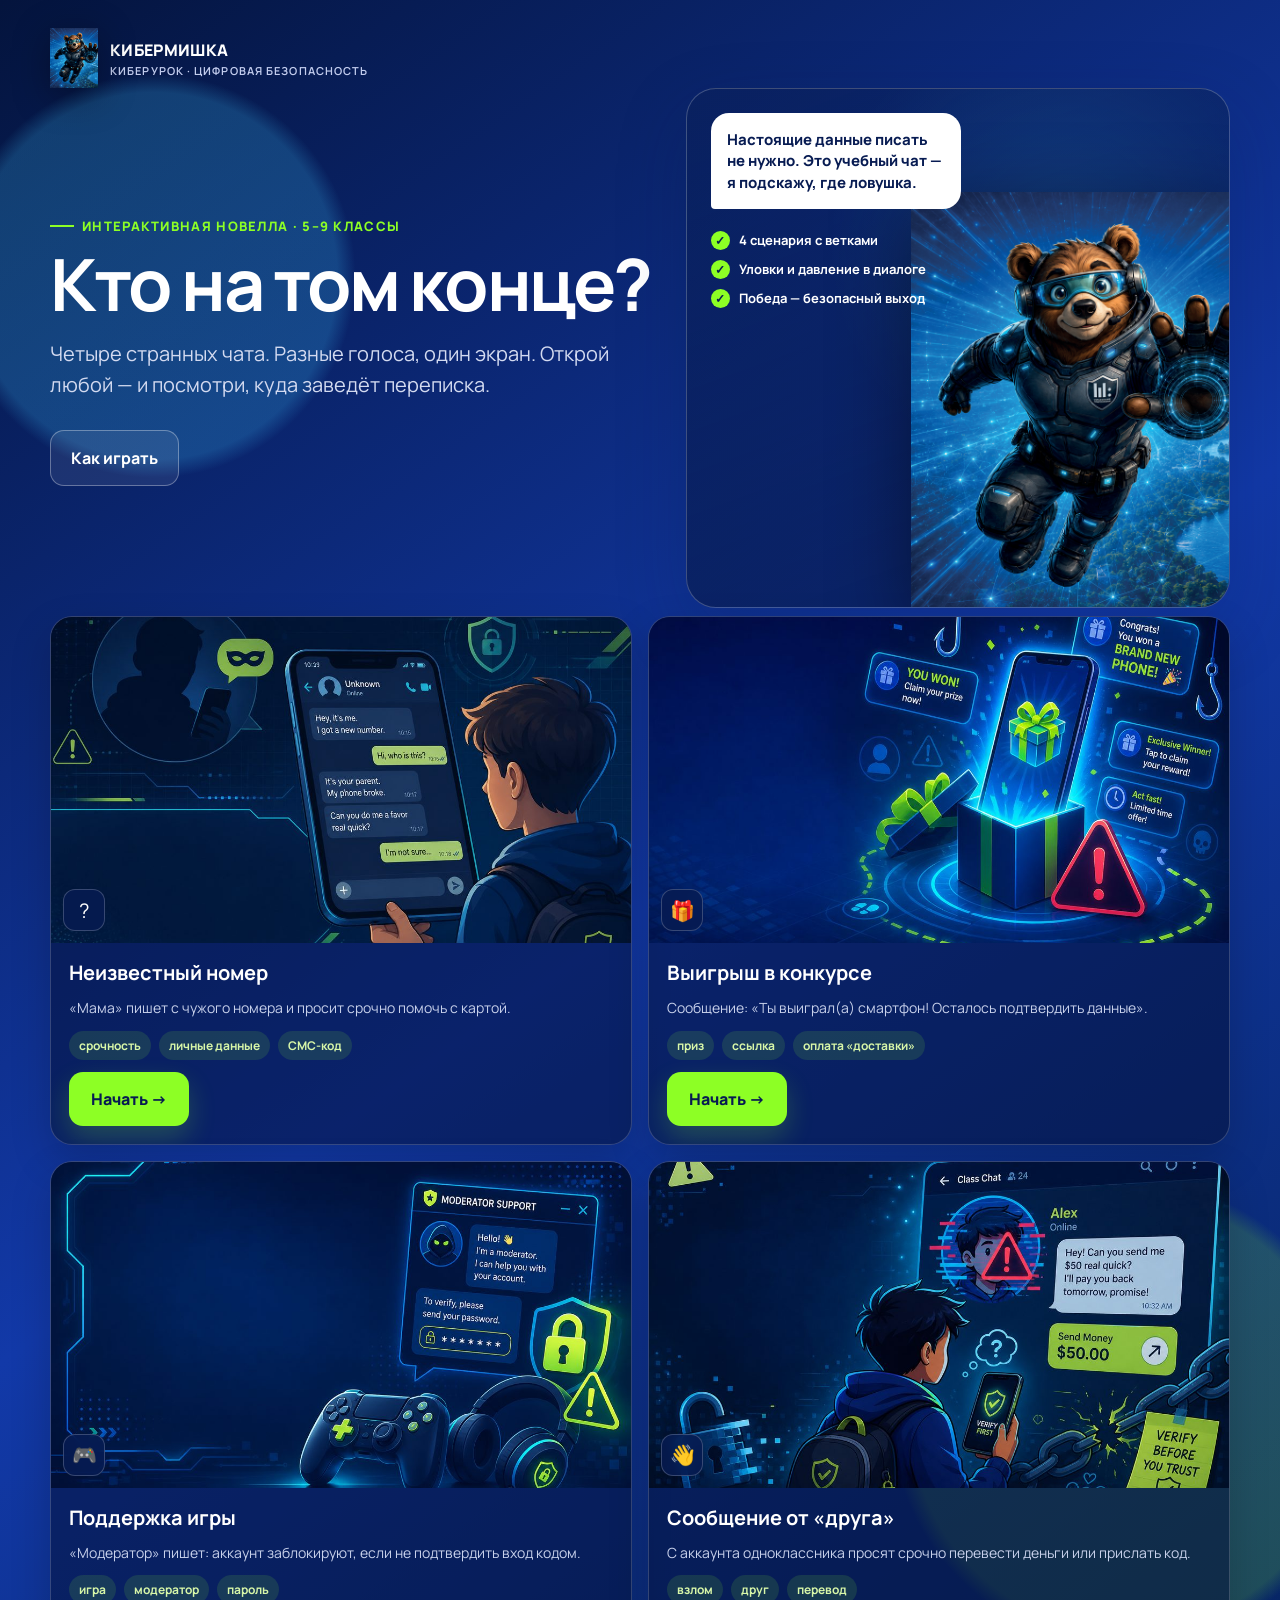
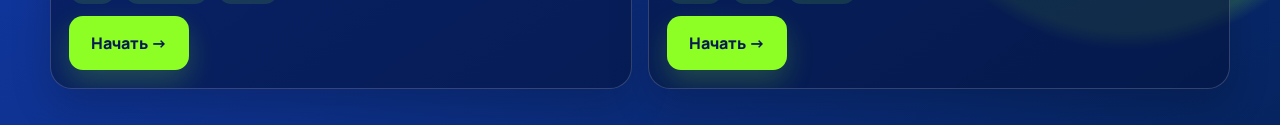
<file: index.html>
<!doctype html>
<html lang="ru">
  <head>
    <meta charset="UTF-8" />
    <meta name="viewport" content="width=device-width, initial-scale=1.0" />
    <meta name="theme-color" content="#071b52" />
    <meta name="description" content="Интерактивный киберурок: учебные новеллы о безопасном общении с мошенниками." />
    <title>Кибермишка: тренировка по кибербезопасности</title>
    <link rel="preconnect" href="https://fonts.googleapis.com" />
    <link rel="preconnect" href="https://fonts.gstatic.com" crossorigin />
    <link href="https://fonts.googleapis.com/css2?family=Manrope:wght@500;700;800&display=swap" rel="stylesheet" />
    <link rel="stylesheet" href="styles.css" />
  </head>
  <body>
    <main id="app" aria-live="polite"></main>
    <script src="scenarios.js"></script>
    <script src="app.js"></script>
  </body>
</html>
</file>
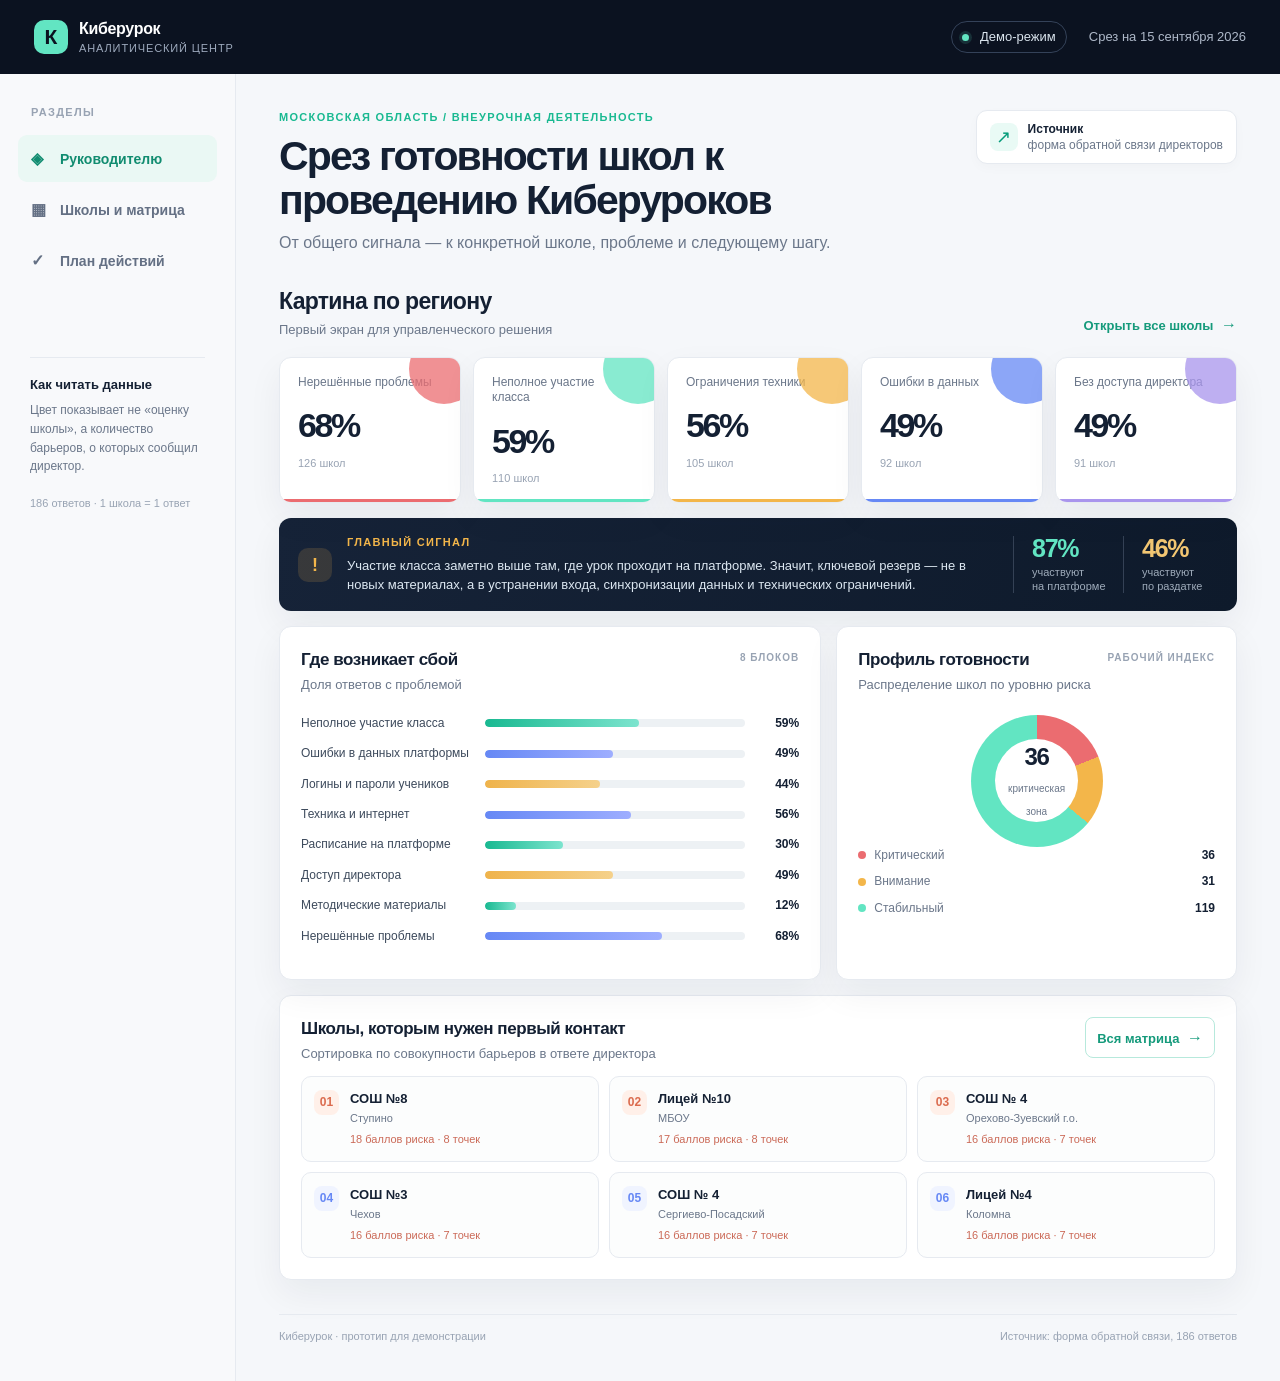
<file: docs/index.html>
<!doctype html>
<html lang="ru">
  <head>
    <meta charset="UTF-8" />
    <meta name="viewport" content="width=device-width, initial-scale=1.0" />
    <meta name="description" content="Интерактивный срез готовности школ Московской области к проведению Киберуроков" />
    <title>Киберурок — срез готовности школ</title>
    <link rel="icon" href="data:image/svg+xml,%3Csvg xmlns='http://www.w3.org/2000/svg' viewBox='0 0 64 64'%3E%3Crect width='64' height='64' rx='16' fill='%230b1220'/%3E%3Cpath d='M17 19h30v8H27v7h16v8H27v10h-10V19Z' fill='%2367e8c5'/%3E%3C/svg%3E" />
    <link rel="stylesheet" href="styles.css" />
  </head>
  <body>
    <div class="app-shell">
      <header class="topbar">
        <div class="brand">
          <div class="brand-mark">К</div>
          <div>
            <div class="brand-name">Киберурок</div>
            <div class="brand-subtitle">аналитический центр</div>
          </div>
        </div>
        <div class="topbar-meta">
          <span class="demo-chip"><span class="dot"></span> Демо-режим</span>
          <span class="date-label">Срез на 15 сентября 2026</span>
        </div>
      </header>

      <div class="workspace">
        <aside class="sidebar" aria-label="Навигация">
          <div class="sidebar-label">РАЗДЕЛЫ</div>
          <button class="nav-button active" data-view="overview"><span class="nav-icon">◈</span> Руководителю</button>
          <button class="nav-button" data-view="schools"><span class="nav-icon">▦</span> Школы и матрица</button>
          <button class="nav-button" data-view="actions"><span class="nav-icon">✓</span> План действий</button>
          <div class="sidebar-note">
            <div class="sidebar-note-title">Как читать данные</div>
            <p>Цвет показывает не «оценку школы», а количество барьеров, о которых сообщил директор.</p>
            <span class="source-note">186 ответов · 1 школа = 1 ответ</span>
          </div>
        </aside>

        <main class="content">
          <div class="page-heading">
            <div>
              <div class="eyebrow">МОСКОВСКАЯ ОБЛАСТЬ / ВНЕУРОЧНАЯ ДЕЯТЕЛЬНОСТЬ</div>
              <h1>Срез готовности школ к проведению Киберуроков</h1>
              <p>От общего сигнала — к конкретной школе, проблеме и следующему шагу.</p>
            </div>
            <div class="data-badge"><span class="data-badge-icon">↗</span><span><strong>Источник</strong><br />форма обратной связи директоров</span></div>
          </div>

          <section class="view-panel active" id="view-overview" aria-labelledby="overview-title">
            <div class="section-head">
              <div>
                <h2 id="overview-title">Картина по региону</h2>
                <p class="section-caption">Первый экран для управленческого решения</p>
              </div>
              <button class="text-button" data-view="schools">Открыть все школы <span>→</span></button>
            </div>

            <div class="metric-grid" id="metric-grid"></div>

            <div class="insight-banner">
              <div class="insight-symbol">!</div>
              <div>
                <div class="insight-label">ГЛАВНЫЙ СИГНАЛ</div>
                <div class="insight-text">Участие класса заметно выше там, где урок проходит на платформе. Значит, ключевой резерв — не в новых материалах, а в устранении входа, синхронизации данных и технических ограничений.</div>
              </div>
              <div class="insight-stat"><strong id="platform-participation">—</strong><span>участвуют<br />на платформе</span></div>
              <div class="insight-stat muted"><strong id="handout-participation">—</strong><span>участвуют<br />по раздатке</span></div>
            </div>

            <div class="overview-grid">
              <article class="card issue-card">
                <div class="card-head"><div><h3>Где возникает сбой</h3><p>Доля ответов с проблемой</p></div><span class="card-kicker">8 блоков</span></div>
                <div id="issue-bars" class="issue-bars"></div>
              </article>
              <article class="card posture-card">
                <div class="card-head"><div><h3>Профиль готовности</h3><p>Распределение школ по уровню риска</p></div><span class="card-kicker">рабочий индекс</span></div>
                <div id="risk-donut" class="risk-donut-wrap"></div>
                <div id="risk-legend" class="risk-legend"></div>
              </article>
            </div>

            <section class="card priority-card">
              <div class="card-head"><div><h3>Школы, которым нужен первый контакт</h3><p>Сортировка по совокупности барьеров в ответе директора</p></div><button class="outline-button" data-view="schools">Вся матрица <span>→</span></button></div>
              <div class="priority-grid" id="priority-grid"></div>
            </section>
          </section>

          <section class="view-panel" id="view-schools" aria-labelledby="schools-title">
            <div class="section-head section-head-tight">
              <div><h2 id="schools-title">Школы и матрица проблем</h2><p class="section-caption">Выберите школу — справа появится её карта действий</p></div>
              <div class="result-count" id="result-count">—</div>
            </div>
            <div class="filter-bar">
              <label class="search-field"><span>⌕</span><input id="school-search" type="search" placeholder="Поиск школы" autocomplete="off" /></label>
              <label class="select-field"><span>Муниципалитет</span><select id="municipality-filter"><option value="all">Все муниципалитеты</option></select></label>
              <label class="select-field"><span>Уровень риска</span><select id="risk-filter"><option value="all">Все уровни</option><option value="critical">Критический</option><option value="attention">Внимание</option><option value="stable">Стабильный</option></select></label>
              <label class="toggle-field"><input id="problem-only" type="checkbox" checked /><span class="toggle-ui"></span><span>Только с проблемами</span></label>
            </div>
            <div class="schools-layout">
              <div class="matrix-wrap card"><div class="matrix-scroll"><table class="matrix-table"><thead><tr><th class="school-col">Школа</th><th>Участие</th><th>Данные</th><th>Вход</th><th>Техника</th><th>Расписание</th><th>Директор</th><th>Риск</th></tr></thead><tbody id="school-matrix"></tbody></table></div><div class="table-footer" id="table-footer"></div></div>
              <aside class="school-detail" id="school-detail" aria-live="polite"></aside>
            </div>
          </section>

          <section class="view-panel" id="view-actions" aria-labelledby="actions-title">
            <div class="section-head"><div><h2 id="actions-title">План действий</h2><p class="section-caption">Аналитические предложения по повторяющимся барьерам</p></div><span class="analytical-label">АНАЛИТИЧЕСКИЕ ПРЕДЛОЖЕНИЯ</span></div>
            <div class="action-intro">Рекомендации ниже не являются официальными регламентами. Это рабочие гипотезы, сформированные по ответам директоров: их можно превратить в дорожную карту после согласования с организаторами проекта.</div>
            <div class="action-grid" id="action-grid"></div>
          </section>

          <footer class="app-footer"><span>Киберурок · прототип для демонстрации</span><span>Источник: форма обратной связи, 186 ответов</span></footer>
        </main>
      </div>
    </div>
    <script src="data.js?v=3"></script>
    <script src="registry-map.js?v=1"></script>
    <script src="app.js?v=4"></script>
  </body>
</html>
</file>
<file: styles.css>
:root {
  --navy: #071b52;
  --blue: #123bb7;
  --cyan: #3ec7ff;
  --blue-light: #e9efff;
  --lime: #8dff25;
  --ink: #18213a;
  --muted: #65708b;
  --paper: #f4f7ff;
  --white: #ffffff;
  --danger: #e84e5b;
  --warning: #ffbf3f;
  --shadow: 0 24px 70px rgba(7, 27, 82, .22);
  font-family: Manrope, "Segoe UI", sans-serif;
}

* { box-sizing: border-box; }

body {
  min-width: 320px;
  min-height: 100vh;
  margin: 0;
  color: var(--ink);
  background:
    radial-gradient(circle at 12% 16%, rgba(62, 199, 255, .22) 0 10%, transparent 11%),
    radial-gradient(circle at 88% 82%, rgba(141, 255, 37, .18) 0 12%, transparent 13%),
    linear-gradient(145deg, #04143d, #1239a8 52%, #06245f);
}

button { font: inherit; }
button:focus-visible { outline: 4px solid var(--lime); outline-offset: 3px; }

.shell {
  width: min(1180px, calc(100% - 32px));
  min-height: 100vh;
  margin: auto;
  padding: 28px 0 36px;
}

.brand {
  display: flex;
  align-items: center;
  gap: 12px;
  color: var(--white);
  font-weight: 800;
  letter-spacing: .02em;
}

.brand-mascot {
  width: 48px;
  height: 60px;
  object-fit: contain;
  filter: drop-shadow(0 8px 18px rgba(0, 0, 0, .35));
}

.brand small {
  display: block;
  margin-top: 2px;
  color: #c2cced;
  font-size: 11px;
  font-weight: 650;
  letter-spacing: .1em;
  text-transform: uppercase;
}

.intro {
  display: grid;
  grid-template-columns: 1.05fr .95fr;
  gap: 34px;
  align-items: center;
  min-height: calc(100vh - 100px);
  color: var(--white);
}

.intro-hub {
  min-height: auto;
  margin-bottom: 8px;
}

.mission-grid {
  display: grid;
  grid-template-columns: repeat(2, minmax(0, 1fr));
  gap: 16px;
  margin-top: 8px;
}

.mission-card {
  display: flex;
  flex-direction: column;
  overflow: hidden;
  border: 1px solid rgba(255, 255, 255, .18);
  border-radius: 22px;
  background: rgba(4, 18, 58, .55);
  box-shadow: 0 16px 40px rgba(0, 0, 0, .18);
  color: var(--white);
}

.mission-cover-wrap {
  position: relative;
  aspect-ratio: 16 / 9;
  overflow: hidden;
  background: #06153f;
}

.mission-cover {
  width: 100%;
  height: 100%;
  object-fit: cover;
  display: block;
  transition: transform .35s ease;
}

.mission-card:hover .mission-cover {
  transform: scale(1.04);
}

.mission-cover-wrap .mission-emoji {
  position: absolute;
  left: 12px;
  bottom: 12px;
  display: grid;
  place-items: center;
  width: 42px;
  height: 42px;
  border-radius: 12px;
  background: rgba(7, 27, 82, .82);
  border: 1px solid rgba(255, 255, 255, .2);
  font-size: 20px;
  backdrop-filter: blur(6px);
}

.mission-card-body {
  display: flex;
  flex-direction: column;
  gap: 12px;
  padding: 16px 18px 18px;
  flex: 1;
}

.mission-card h2 {
  margin: 0;
  font-size: 20px;
}

.mission-card p {
  margin: 0;
  color: #c8d1eb;
  font-size: 14px;
  line-height: 1.45;
}

.tag-row {
  display: flex;
  flex-wrap: wrap;
  gap: 8px;
  margin: 0;
  padding: 0;
  list-style: none;
}

.tag-row li {
  padding: 6px 10px;
  border-radius: 999px;
  background: rgba(141, 255, 37, .12);
  color: #d8f7a8;
  font-size: 12px;
  font-weight: 700;
}

.mission-start {
  width: fit-content;
  margin-top: auto;
  padding: 12px 18px;
}

.stats-row {
  display: grid;
  grid-template-columns: repeat(3, 1fr);
  gap: 8px;
  margin-top: 14px;
}

.stats-row div {
  padding: 10px 8px;
  border-radius: 12px;
  background: rgba(255, 255, 255, .06);
  text-align: center;
}

.stats-row strong {
  display: block;
  font-size: 22px;
  line-height: 1;
}

.stats-row span {
  display: block;
  margin-top: 4px;
  color: #aeb8d8;
  font-size: 11px;
}

.side-exit {
  width: 100%;
  padding: 12px 14px;
  font-size: 13px;
}

.eyebrow {
  display: inline-flex;
  align-items: center;
  gap: 8px;
  margin-bottom: 14px;
  color: var(--lime);
  font-size: 13px;
  font-weight: 850;
  letter-spacing: .1em;
  text-transform: uppercase;
}

.eyebrow::before {
  width: 24px;
  height: 2px;
  background: var(--lime);
  content: "";
}

h1 {
  max-width: 700px;
  margin: 0 0 18px;
  font-size: clamp(40px, 6vw, 72px);
  line-height: .98;
  letter-spacing: -.04em;
}

.intro p {
  max-width: 590px;
  margin: 0;
  color: #d3daf0;
  font-size: clamp(16px, 2vw, 20px);
  line-height: 1.55;
}

.intro-actions {
  display: flex;
  flex-wrap: wrap;
  gap: 12px;
  margin-top: 30px;
}

.primary,
.secondary,
.choice,
.mini-button {
  border: 0;
  cursor: pointer;
  transition: transform .16s ease, box-shadow .16s ease, background .16s ease;
}

.primary:hover,
.secondary:hover,
.choice:hover,
.mini-button:hover {
  transform: translateY(-2px);
}

.primary {
  padding: 16px 22px;
  border-radius: 14px;
  color: var(--navy);
  background: var(--lime);
  box-shadow: 0 12px 28px rgba(141, 255, 37, .2);
  font-weight: 850;
}

.secondary {
  padding: 16px 20px;
  border: 1px solid rgba(255, 255, 255, .32);
  border-radius: 14px;
  color: var(--white);
  background: rgba(255, 255, 255, .08);
  font-weight: 750;
}

.mascot-card {
  position: relative;
  overflow: hidden;
  min-height: 520px;
  padding: 24px;
  border: 1px solid rgba(255, 255, 255, .22);
  border-radius: 30px;
  background:
    linear-gradient(160deg, rgba(8, 28, 78, .35), rgba(4, 16, 48, .55)),
    radial-gradient(circle at 70% 30%, rgba(62, 199, 255, .28), transparent 45%);
  box-shadow: var(--shadow);
}

.mascot-hero {
  position: absolute;
  right: -4%;
  bottom: -2%;
  width: min(340px, 78%);
  height: auto;
  object-fit: contain;
  filter: drop-shadow(0 18px 40px rgba(0, 0, 0, .45));
  animation: float-in .7s ease both;
}

.mascot-message {
  position: relative;
  z-index: 1;
  max-width: 250px;
  padding: 16px;
  border-radius: 18px 18px 18px 4px;
  color: var(--navy);
  background: var(--white);
  font-size: 15px;
  font-weight: 750;
  line-height: 1.42;
}

.mission-list {
  position: relative;
  z-index: 2;
  display: grid;
  gap: 10px;
  max-width: 260px;
  margin: 22px 0 0;
  padding: 0;
  list-style: none;
  color: var(--white);
  font-size: 13px;
  font-weight: 700;
}

.mission-list li {
  display: flex;
  align-items: center;
  gap: 9px;
}

.mission-list li::before {
  display: grid;
  place-items: center;
  width: 19px;
  height: 19px;
  border-radius: 50%;
  color: var(--navy);
  background: var(--lime);
  content: "✓";
  font-size: 12px;
  font-weight: 900;
}

.game {
  display: grid;
  grid-template-columns: 300px minmax(0, 1fr);
  gap: 22px;
  margin-top: 22px;
}

.side-panel {
  display: flex;
  flex-direction: column;
  gap: 14px;
  color: var(--white);
}

.side-card {
  padding: 18px;
  border: 1px solid rgba(255, 255, 255, .15);
  border-radius: 20px;
  background: rgba(4, 18, 58, .5);
}

.side-card h2 {
  margin: 0 0 8px;
  font-size: 16px;
}

.side-card p {
  margin: 0;
  color: #c8d1eb;
  font-size: 14px;
  line-height: 1.45;
}

.coach-card {
  display: grid;
  grid-template-columns: 64px 1fr;
  gap: 12px;
  align-items: start;
  border-color: rgba(141, 255, 37, .45);
  background: linear-gradient(160deg, rgba(141, 255, 37, .14), rgba(11, 36, 105, .5));
}

.coach-avatar {
  width: 64px;
  height: 80px;
  object-fit: contain;
  filter: drop-shadow(0 8px 16px rgba(0, 0, 0, .35));
}

.coach-label {
  display: inline-block;
  margin-bottom: 6px;
  color: var(--lime);
  font-size: 11px;
  font-weight: 850;
  letter-spacing: .1em;
  text-transform: uppercase;
}

.progress-track {
  display: flex;
  gap: 7px;
  margin-top: 16px;
}

.progress-dot {
  width: 100%;
  height: 7px;
  border-radius: 999px;
  background: rgba(255, 255, 255, .22);
}

.progress-dot.active { background: var(--lime); }

.shield-score {
  display: flex;
  align-items: center;
  gap: 12px;
}

.shield-icon {
  display: grid;
  place-items: center;
  width: 54px;
  height: 62px;
  clip-path: polygon(50% 0, 94% 17%, 86% 68%, 50% 100%, 14% 68%, 6% 17%);
  color: var(--navy);
  background: var(--lime);
  font-size: 25px;
  font-weight: 900;
}

.score-value {
  font-size: 30px;
  font-weight: 900;
}

.shield-score p {
  margin: 0;
  color: #c8d1eb;
  font-size: 14px;
}

.feedback {
  position: absolute;
  z-index: 8;
  inset: auto 18px 18px;
  padding: 18px;
  border: 2px solid var(--lime);
  border-radius: 18px;
  background: var(--navy);
  box-shadow: 0 16px 38px rgba(7, 27, 82, .4);
  color: var(--white);
  animation: pop .25s ease both;
}

.feedback.risk { border-color: var(--warning); }

.feedback h3 {
  display: flex;
  align-items: center;
  gap: 8px;
  margin: 0 0 6px;
  font-size: 16px;
}

.feedback p {
  margin: 0 0 13px;
  color: #d7dff6;
  font-size: 14px;
  line-height: 1.42;
}

.mini-button {
  padding: 10px 14px;
  border-radius: 10px;
  color: var(--navy);
  background: var(--lime);
  font-size: 13px;
  font-weight: 850;
}

.feedback.risk .mini-button { background: var(--warning); }

.result-sub {
  margin: 0 0 8px;
  color: #c3ceec;
  font-size: 14px;
}

.result-score .shield-icon {
  width: 76px;
  height: 87px;
  font-size: 36px;
}

@keyframes pop {
  from { opacity: 0; transform: translateY(12px) scale(.98); }
  to { opacity: 1; transform: translateY(0) scale(1); }
}

.flags-card.warn {
  border-color: rgba(255, 191, 63, .55);
}

.flag-list {
  margin: 0;
  padding: 0;
  list-style: none;
  color: #d5dcf2;
  font-size: 13px;
  line-height: 1.4;
}

.flag-list li + li { margin-top: 6px; }

.phone {
  position: relative;
  display: flex;
  flex-direction: column;
  min-height: 700px;
  overflow: hidden;
  border: 10px solid #0a1230;
  border-radius: 40px;
  background: var(--paper);
  box-shadow: var(--shadow);
}

.phone::before {
  position: absolute;
  z-index: 5;
  top: 0;
  left: 50%;
  width: 144px;
  height: 27px;
  border-radius: 0 0 18px 18px;
  background: #0a1230;
  content: "";
  transform: translateX(-50%);
}

.chat-top {
  display: flex;
  align-items: center;
  gap: 12px;
  min-height: 92px;
  padding: 22px 22px 15px;
  color: var(--white);
  background: var(--navy);
}

.avatar {
  display: grid;
  place-items: center;
  flex: 0 0 auto;
  width: 44px;
  height: 44px;
  border-radius: 15px;
  color: var(--white);
  background: linear-gradient(140deg, #9b4052, #51203a);
  font-size: 22px;
}

.contact-name { font-weight: 850; }

.contact-number {
  margin-top: 2px;
  color: #b6c1e4;
  font-size: 12px;
}

.status {
  margin-left: auto;
  color: var(--lime);
  font-size: 12px;
  font-weight: 750;
}

.chat-body {
  flex: 1;
  min-height: 360px;
  max-height: 440px;
  overflow-y: auto;
  padding: 24px clamp(16px, 3vw, 32px);
  background-image:
    linear-gradient(45deg, rgba(18, 59, 183, .035) 25%, transparent 25%),
    linear-gradient(-45deg, rgba(18, 59, 183, .035) 25%, transparent 25%);
  background-size: 18px 18px;
}

.time {
  margin: 0 0 18px;
  color: #8b96ae;
  font-size: 12px;
  text-align: center;
}

.bubble {
  width: fit-content;
  max-width: min(85%, 520px);
  margin: 10px 0;
  padding: 13px 15px;
  border-radius: 17px 17px 17px 4px;
  background: var(--white);
  box-shadow: 0 2px 8px rgba(37, 48, 80, .08);
  font-size: clamp(14px, 2vw, 16px);
  line-height: 1.42;
  animation: message-in .28s ease both;
}

.bubble.me {
  margin-left: auto;
  border-radius: 17px 17px 4px 17px;
  color: var(--navy);
  background: #dfffb9;
}

.bubble.system {
  max-width: 100%;
  margin: 14px auto;
  border: 1px dashed #bdc8df;
  border-radius: 12px;
  color: #52607d;
  background: transparent;
  font-size: 13px;
  text-align: center;
  box-shadow: none;
}

.typing {
  display: inline-flex;
  gap: 4px;
  align-items: center;
  min-height: 34px;
  padding: 11px 14px;
  border-radius: 17px 17px 17px 4px;
  background: var(--white);
}

.typing i {
  width: 6px;
  height: 6px;
  border-radius: 50%;
  background: #8490ac;
  animation: blink 1.1s infinite;
}

.typing i:nth-child(2) { animation-delay: .15s; }
.typing i:nth-child(3) { animation-delay: .3s; }

.decision {
  padding: 16px clamp(16px, 3vw, 32px) 22px;
  border-top: 1px solid #e4e8f2;
  background: var(--white);
}

.decision-title {
  margin: 0 0 12px;
  color: var(--muted);
  font-size: 13px;
  font-weight: 800;
}

.inline-coach {
  margin: 0;
  color: var(--ink);
  font-size: 14px;
  line-height: 1.4;
}

.choices { display: grid; gap: 9px; }

.choice {
  display: grid;
  grid-template-columns: 26px 1fr;
  gap: 10px;
  align-items: start;
  padding: 13px;
  border: 1px solid #dfe5f0;
  border-radius: 14px;
  color: var(--ink);
  background: var(--white);
  text-align: left;
  font-size: 14px;
  font-weight: 700;
  line-height: 1.32;
}

.choice:hover {
  border-color: var(--blue);
  background: #f2f5ff;
  box-shadow: 0 8px 18px rgba(18, 59, 183, .1);
}

.choice-letter {
  display: grid;
  place-items: center;
  width: 24px;
  height: 24px;
  border-radius: 8px;
  color: var(--blue);
  background: var(--blue-light);
  font-size: 12px;
  font-weight: 900;
}

.result {
  display: grid;
  grid-template-columns: 1.05fr .95fr;
  gap: 24px;
  align-items: stretch;
  margin-top: 28px;
  color: var(--white);
}

.result-main,
.result-side {
  padding: clamp(24px, 4vw, 44px);
  border-radius: 28px;
}

.result-main {
  background: linear-gradient(145deg, #173fb9, #071b52);
  box-shadow: var(--shadow);
}

.result-main.learn {
  background: linear-gradient(145deg, #4a3a12, #1c2748);
}

.result-main h1 {
  margin-bottom: 12px;
  font-size: clamp(36px, 5.5vw, 60px);
}

.result-main p {
  max-width: 570px;
  color: #d5ddf5;
  font-size: 17px;
  line-height: 1.5;
}

.result-score {
  display: flex;
  align-items: center;
  gap: 16px;
  margin: 25px 0;
}

.result-bear {
  width: 88px;
  height: 110px;
  object-fit: contain;
  filter: drop-shadow(0 10px 24px rgba(0, 0, 0, .35));
}

.result-score strong {
  display: block;
  font-size: 42px;
  line-height: 1;
}

.result-score span {
  color: #c3ceec;
  font-size: 13px;
  line-height: 1.35;
}

.result-side {
  color: var(--ink);
  background: var(--white);
}

.result-side h2 {
  margin: 0 0 15px;
  color: var(--navy);
  font-size: 22px;
}

.takeaway {
  display: grid;
  gap: 11px;
  margin: 0;
  padding: 0;
  list-style: none;
}

.takeaway li {
  display: grid;
  grid-template-columns: 30px 1fr;
  gap: 10px;
  align-items: start;
  font-size: 14px;
  line-height: 1.38;
}

.takeaway b {
  display: grid;
  place-items: center;
  width: 27px;
  height: 27px;
  border-radius: 9px;
  color: var(--blue);
  background: var(--blue-light);
}

.result-note {
  margin-top: 18px;
  padding: 14px;
  border-radius: 14px;
  background: var(--blue-light);
  color: #31426d;
  font-size: 13px;
  line-height: 1.4;
}

.result-actions {
  display: flex;
  flex-wrap: wrap;
  gap: 10px;
  margin-top: 22px;
}

.result-actions .secondary {
  color: var(--navy);
  border-color: #c7d0e5;
  background: var(--white);
}

@keyframes message-in {
  from { opacity: 0; transform: translateY(8px); }
  to { opacity: 1; transform: translateY(0); }
}

@keyframes float-in {
  from { opacity: 0; transform: translateY(18px) scale(.96); }
  to { opacity: 1; transform: translateY(0) scale(1); }
}

@keyframes blink {
  0%, 100% { opacity: .35; }
  50% { opacity: 1; }
}

@media (max-width: 860px) {
  .intro,
  .game,
  .result {
    grid-template-columns: 1fr;
  }

  .intro { padding: 36px 0 20px; }

  .mission-grid { grid-template-columns: 1fr; }

  .mascot-card { min-height: 420px; }

  .side-panel {
    display: grid;
    grid-template-columns: 1fr 1fr;
  }

  .side-panel .flags-card,
  .side-panel .side-exit { grid-column: 1 / -1; }

  .phone { min-height: 640px; }
}

@media (max-width: 560px) {
  .shell {
    width: min(100% - 20px, 1180px);
    padding: 10px 0 22px;
  }

  .intro { gap: 18px; }
  .intro h1 { font-size: 42px; }

  .mascot-card { min-height: 360px; }
  .mascot-hero { width: 70%; right: -8%; }

  .side-panel { grid-template-columns: 1fr; }
  .side-panel .flags-card,
  .side-panel .side-exit { grid-column: auto; }

  .mission-card { padding: 16px; }

  .game { gap: 12px; margin-top: 12px; }
  .side-card { padding: 14px; }

  .phone {
    min-height: 620px;
    border-width: 7px;
    border-radius: 30px;
  }

  .chat-top {
    min-height: 80px;
    padding: 19px 16px 12px;
  }

  .chat-body {
    max-height: 360px;
    padding: 18px 14px;
  }

  .decision { padding: 13px 14px 16px; }
  .feedback { inset: auto 10px 10px; }
  .bubble { max-width: 91%; }

  .result { gap: 14px; margin-top: 14px; }
  .result-main,
  .result-side { border-radius: 22px; }
  .result-main h1 { font-size: 38px; }
}
</file>
<file: docs/styles.css>
:root {
  --ink: #142033;
  --muted: #6b778a;
  --muted-2: #98a3b3;
  --line: #e6eaf0;
  --surface: #ffffff;
  --canvas: #f5f7fa;
  --navy: #0b1220;
  --navy-2: #172238;
  --mint: #62e5c2;
  --mint-strong: #19b991;
  --amber: #f3b64a;
  --red: #eb6c70;
  --blue: #6688f5;
  --shadow: 0 14px 35px rgba(23, 34, 56, .06);
}
* { box-sizing: border-box; }
html { background: var(--canvas); }
body { margin: 0; color: var(--ink); background: var(--canvas); font-family: Inter, ui-sans-serif, -apple-system, BlinkMacSystemFont, "Segoe UI", sans-serif; font-size: 16px; line-height: 1.45; }
button, input, select { font: inherit; }
button { cursor: pointer; }
.app-shell { min-height: 100vh; }
.topbar { height: 74px; padding: 0 34px; background: var(--navy); color: white; display: flex; align-items: center; justify-content: space-between; }
.brand { display: flex; align-items: center; gap: 11px; }
.brand-mark { width: 34px; height: 34px; border-radius: 10px; display: grid; place-items: center; background: var(--mint); color: var(--navy); font-size: 21px; font-weight: 800; }
.brand-name { font-size: 16px; font-weight: 760; letter-spacing: -.02em; }
.brand-subtitle { color: #9da9bc; font-size: 11px; letter-spacing: .08em; text-transform: uppercase; margin-top: 1px; }
.topbar-meta { display: flex; align-items: center; gap: 22px; color: #aeb8c8; font-size: 13px; }
.demo-chip { border: 1px solid #344259; border-radius: 999px; padding: 6px 10px; color: #d9e3ec; }
.dot { display: inline-block; width: 7px; height: 7px; border-radius: 50%; background: var(--mint); box-shadow: 0 0 0 3px rgba(98,229,194,.14); margin-right: 7px; }
.workspace { display: flex; max-width: 1600px; margin: 0 auto; }
.sidebar { width: 236px; flex: 0 0 236px; padding: 31px 18px; min-height: calc(100vh - 74px); background: #f8f9fb; border-right: 1px solid var(--line); }
.sidebar-label, .eyebrow, .insight-label { color: var(--muted-2); font-size: 11px; letter-spacing: .12em; font-weight: 800; }
.sidebar-label { padding: 0 13px 12px; }
.nav-button { width: 100%; border: 0; background: transparent; color: #647084; text-align: left; padding: 12px 13px; border-radius: 9px; margin: 2px 0; font-weight: 650; font-size: 14px; }
.nav-button:hover, .nav-button.active { background: #eaf8f4; color: #118c70; }
.nav-icon { display: inline-block; width: 23px; margin-right: 2px; color: currentColor; font-size: 16px; }
.sidebar-note { margin: 70px 12px 0; padding-top: 18px; border-top: 1px solid var(--line); color: var(--muted); }
.sidebar-note-title { color: var(--ink); font-size: 13px; font-weight: 800; margin-bottom: 7px; }
.sidebar-note p { margin: 0 0 14px; font-size: 12px; line-height: 1.55; }
.source-note { color: var(--muted-2); font-size: 11px; }
.content { min-width: 0; flex: 1; padding: 36px 43px 36px; }
.page-heading { display: flex; justify-content: space-between; gap: 30px; align-items: flex-start; margin-bottom: 31px; }
.eyebrow { color: var(--mint-strong); margin-bottom: 9px; }
h1, h2, h3, p { margin-top: 0; }
h1 { max-width: 780px; margin-bottom: 8px; font-size: clamp(28px, 3.2vw, 42px); line-height: 1.07; letter-spacing: -.045em; }
.page-heading p { margin-bottom: 0; color: var(--muted); font-size: 16px; }
.data-badge { display: flex; align-items: center; gap: 10px; color: var(--muted); font-size: 12px; line-height: 1.35; border: 1px solid var(--line); background: var(--surface); border-radius: 11px; padding: 10px 13px; box-shadow: 0 4px 12px rgba(23,34,56,.025); white-space: nowrap; }
.data-badge strong { color: var(--ink); font-size: 12px; }
.data-badge-icon { width: 28px; height: 28px; display: grid; place-items: center; border-radius: 8px; background: #e9faf5; color: #079d7b; font-size: 18px; }
.view-panel { display: none; animation: appear .22s ease-out; }
.view-panel.active { display: block; }
@keyframes appear { from { opacity: .2; transform: translateY(4px); } to { opacity: 1; transform: translateY(0); } }
.section-head { display: flex; align-items: flex-end; justify-content: space-between; gap: 20px; margin-bottom: 17px; }
.section-head-tight { align-items: center; }
h2 { font-size: 23px; letter-spacing: -.03em; margin-bottom: 3px; }
h3 { font-size: 17px; letter-spacing: -.025em; margin-bottom: 3px; }
.section-caption, .card-head p { margin: 0; color: var(--muted); font-size: 13px; }
.text-button, .outline-button { color: #159a7b; border: 0; background: transparent; font-weight: 700; font-size: 13px; padding: 4px 0; }
.outline-button { border: 1px solid #b7e9dc; border-radius: 8px; padding: 8px 11px; background: white; }
.text-button span, .outline-button span { margin-left: 4px; font-size: 16px; }
.metric-grid { display: grid; grid-template-columns: repeat(5, 1fr); gap: 12px; margin-bottom: 15px; }
.metric-card { min-height: 132px; padding: 17px 18px 15px; border: 1px solid var(--line); border-radius: 12px; background: var(--surface); box-shadow: var(--shadow); position: relative; overflow: hidden; }
.metric-card::after { content: ""; position: absolute; right: -19px; top: -24px; width: 70px; height: 70px; border-radius: 50%; background: var(--metric-color, #e9faf5); opacity: .75; }
.metric-label { color: var(--muted); font-size: 12px; line-height: 1.28; max-width: 135px; }
.metric-value { font-size: 34px; font-weight: 780; letter-spacing: -.07em; margin: 11px 0 5px; }
.metric-note { color: var(--muted-2); font-size: 11px; }
.metric-accent { position: absolute; bottom: 0; left: 0; width: 100%; height: 3px; background: var(--metric-color, var(--mint)); }
.insight-banner { display: grid; grid-template-columns: auto 1fr auto auto; gap: 15px; align-items: center; min-height: 92px; margin-bottom: 15px; padding: 17px 19px; color: #dce7f1; background: linear-gradient(110deg, #162338, #0e1a2b); border-radius: 12px; box-shadow: var(--shadow); }
.insight-symbol { width: 34px; height: 34px; border-radius: 10px; display: grid; place-items: center; background: rgba(243,182,74,.15); color: var(--amber); font-weight: 900; font-size: 18px; }
.insight-label { color: var(--amber); margin-bottom: 5px; }
.insight-text { font-size: 13px; max-width: 720px; line-height: 1.48; }
.insight-stat { padding-left: 18px; border-left: 1px solid #344155; min-width: 95px; }
.insight-stat strong { display: block; color: var(--mint); font-size: 25px; line-height: 1; letter-spacing: -.05em; }
.insight-stat span { color: #9eabba; display: block; font-size: 11px; margin-top: 5px; line-height: 1.2; }
.insight-stat.muted strong { color: #f2c672; }
.overview-grid { display: grid; grid-template-columns: 1.15fr .85fr; gap: 15px; margin-bottom: 15px; }
.card { background: var(--surface); border: 1px solid var(--line); border-radius: 12px; box-shadow: var(--shadow); }
.issue-card, .posture-card, .priority-card { padding: 21px; }
.card-head { display: flex; justify-content: space-between; align-items: flex-start; gap: 15px; margin-bottom: 20px; }
.card-kicker, .analytical-label { color: var(--muted-2); font-size: 10px; letter-spacing: .1em; font-weight: 800; text-transform: uppercase; padding-top: 3px; white-space: nowrap; }
.issue-row { display: grid; grid-template-columns: minmax(146px, 1fr) minmax(100px, 1.5fr) 43px; gap: 11px; align-items: center; margin: 13px 0; font-size: 12px; }
.issue-label { color: #3d4a5c; }
.bar-track { height: 8px; border-radius: 999px; background: #edf1f4; overflow: hidden; }
.bar-fill { height: 100%; border-radius: inherit; background: linear-gradient(90deg, var(--mint-strong), #7ce4ce); }
.issue-row:nth-child(2n) .bar-fill { background: linear-gradient(90deg, #6688f5, #9eaeff); }
.issue-row:nth-child(3n) .bar-fill { background: linear-gradient(90deg, #efb34b, #f5d18b); }
.issue-value { text-align: right; color: var(--ink); font-weight: 750; font-size: 12px; }
.risk-donut-wrap { min-height: 132px; display: flex; align-items: center; justify-content: center; gap: 29px; }
.donut { width: 132px; height: 132px; border-radius: 50%; display: grid; place-items: center; position: relative; }
.donut::after { content: ""; width: 83px; height: 83px; border-radius: 50%; background: white; position: absolute; }
.donut-center { position: relative; z-index: 1; text-align: center; }.donut-center strong { display: block; font-size: 24px; letter-spacing: -.05em; }.donut-center span { color: var(--muted); font-size: 10px; }
.risk-legend { display: grid; gap: 9px; }
.legend-row { display: flex; align-items: center; gap: 8px; color: var(--muted); font-size: 12px; min-width: 140px; }.legend-dot { width: 8px; height: 8px; border-radius: 50%; }.legend-row strong { color: var(--ink); margin-left: auto; }
.priority-card .card-head { margin-bottom: 13px; }
.priority-grid { display: grid; grid-template-columns: repeat(3, 1fr); gap: 10px; }
.priority-item { display: flex; min-width: 0; gap: 11px; padding: 13px 12px; border: 1px solid var(--line); border-radius: 10px; background: #fcfdfd; }
.priority-rank { width: 25px; height: 25px; border-radius: 8px; flex: 0 0 auto; display: grid; place-items: center; background: #fff0e9; color: #db6b4e; font-size: 12px; font-weight: 800; }.priority-item:nth-child(n+4) .priority-rank { background: #f0f4ff; color: #6688f5; }
.priority-school { font-size: 13px; font-weight: 750; white-space: nowrap; overflow: hidden; text-overflow: ellipsis; }.priority-mun { color: var(--muted); font-size: 11px; margin-top: 2px; }.priority-problems { color: #cb6a58; font-size: 11px; margin-top: 5px; }
.result-count { color: var(--muted); font-size: 13px; }
.filter-bar { display: flex; gap: 10px; align-items: flex-end; flex-wrap: wrap; padding: 12px; margin-bottom: 15px; background: #eaf0f3; border: 1px solid #e1e8ed; border-radius: 11px; }.search-field, .select-field { display: flex; flex-direction: column; gap: 4px; }.search-field { flex: 1 1 220px; position: relative; }.search-field > span { position: absolute; left: 11px; bottom: 8px; color: var(--muted); font-size: 19px; }.search-field input, .select-field select { height: 38px; border: 1px solid #d6dfe6; background: white; border-radius: 8px; padding: 0 11px; color: var(--ink); outline: none; }.search-field input { padding-left: 32px; }.select-field span { color: #657285; font-size: 10px; font-weight: 800; text-transform: uppercase; letter-spacing: .07em; }.select-field select { min-width: 170px; }.search-field input:focus, .select-field select:focus { border-color: var(--mint-strong); box-shadow: 0 0 0 3px rgba(25,185,145,.12); }.toggle-field { display: flex; align-items: center; gap: 8px; height: 38px; color: #556276; font-size: 12px; font-weight: 650; padding: 0 4px; }.toggle-field input { position: absolute; opacity: 0; }.toggle-ui { width: 30px; height: 18px; background: #bec7d0; border-radius: 99px; position: relative; transition: .15s; }.toggle-ui::after { content: ""; position: absolute; width: 14px; height: 14px; top: 2px; left: 2px; background: white; border-radius: 50%; transition: .15s; }.toggle-field input:checked + .toggle-ui { background: var(--mint-strong); }.toggle-field input:checked + .toggle-ui::after { transform: translateX(12px); }
.schools-layout { display: grid; grid-template-columns: minmax(0, 1fr) minmax(330px, .52fr); gap: 15px; align-items: start; }.matrix-wrap { min-width: 0; overflow: hidden; }.matrix-scroll { overflow-x: auto; }.matrix-table { width: 100%; border-collapse: collapse; min-width: 700px; }.matrix-table th { background: #f9fafb; color: var(--muted-2); text-transform: uppercase; letter-spacing: .07em; font-size: 10px; font-weight: 800; padding: 13px 10px; text-align: center; border-bottom: 1px solid var(--line); white-space: nowrap; }.matrix-table th.school-col { text-align: left; padding-left: 16px; }.matrix-table td { padding: 13px 10px; border-bottom: 1px solid #eff1f4; text-align: center; font-size: 12px; }.matrix-table tr { cursor: pointer; transition: background .12s; }.matrix-table tr:hover, .matrix-table tr.selected { background: #f0fbf8; }.matrix-table td:first-child { text-align: left; padding-left: 16px; }.school-name-cell { max-width: 190px; white-space: nowrap; overflow: hidden; text-overflow: ellipsis; color: var(--ink); font-weight: 700; }.school-mun-cell { color: var(--muted); font-size: 11px; margin-top: 2px; }.status-dot { display: inline-flex; width: 9px; height: 9px; border-radius: 50%; }.status-good { background: var(--mint-strong); }.status-warn { background: var(--amber); }.status-bad { background: var(--red); }.risk-pill { display: inline-flex; border-radius: 999px; padding: 4px 7px; font-size: 10px; font-weight: 800; }.risk-pill.critical { color: #b84650; background: #fff0ef; }.risk-pill.attention { color: #a56a0e; background: #fff7e3; }.risk-pill.stable { color: #137963; background: #e8faf5; }.table-footer { padding: 11px 16px; color: var(--muted); font-size: 11px; border-top: 1px solid var(--line); }
.school-detail { min-width: 0; position: sticky; top: 14px; }.detail-card { padding: 20px; border: 1px solid var(--line); border-radius: 12px; background: var(--surface); box-shadow: var(--shadow); }.detail-top { display: flex; align-items: flex-start; justify-content: space-between; gap: 12px; padding-bottom: 15px; border-bottom: 1px solid var(--line); }.detail-school { font-size: 20px; line-height: 1.12; letter-spacing: -.035em; font-weight: 800; }.detail-mun { color: var(--muted); font-size: 12px; margin-top: 4px; }.detail-source { margin: 14px 0; padding: 11px; border-radius: 9px; background: #f8fafb; color: var(--muted); font-size: 12px; line-height: 1.45; }.detail-source strong { color: var(--ink); display: block; margin-bottom: 5px; font-size: 11px; text-transform: uppercase; letter-spacing: .06em; }.detail-kpis { display: grid; grid-template-columns: 1fr 1fr; gap: 8px; margin-bottom: 18px; }.detail-kpi { padding: 9px 10px; border: 1px solid var(--line); border-radius: 8px; }.detail-kpi span { color: var(--muted); display: block; font-size: 10px; }.detail-kpi strong { display: block; font-size: 12px; margin-top: 3px; }.problem-title { display: flex; justify-content: space-between; gap: 10px; align-items: center; margin: 18px 0 9px; }.problem-title h4 { margin: 0; font-size: 14px; }.problem-badge { color: #bd5757; background: #fff1ef; border-radius: 999px; padding: 3px 7px; font-size: 10px; font-weight: 800; }.recommendation { padding: 12px; margin-top: 9px; border: 1px solid #edf0f3; border-radius: 9px; background: #fbfcfd; }.recommendation-label { font-size: 10px; color: var(--muted-2); text-transform: uppercase; letter-spacing: .07em; font-weight: 800; margin-bottom: 4px; }.recommendation p { margin: 0; font-size: 12px; line-height: 1.45; color: #3d4b5d; }.recommendation.check { background: #f3fbf8; border-color: #dff5ed; }.recommendation.check .recommendation-label { color: var(--mint-strong); }
.action-intro { padding: 14px 16px; margin-bottom: 15px; background: #fffaf0; border: 1px solid #f3dfad; border-radius: 10px; color: #765c27; font-size: 13px; line-height: 1.5; }.action-grid { display: grid; grid-template-columns: repeat(2, minmax(0,1fr)); gap: 14px; }.action-card { padding: 18px; background: var(--surface); border: 1px solid var(--line); border-radius: 12px; box-shadow: var(--shadow); }.action-card-top { display: flex; align-items: flex-start; justify-content: space-between; gap: 14px; margin-bottom: 14px; }.action-number { width: 29px; height: 29px; flex: 0 0 auto; border-radius: 9px; display: grid; place-items: center; background: #e9faf5; color: var(--mint-strong); font-weight: 800; }.action-card h3 { margin-bottom: 4px; }.action-frequency { color: var(--muted); font-size: 12px; }.action-column { padding: 11px 0 0; border-top: 1px solid var(--line); }.action-column + .action-column { margin-top: 11px; }.action-column strong { display: block; color: var(--muted-2); text-transform: uppercase; letter-spacing: .07em; font-size: 10px; margin-bottom: 4px; }.action-column p { color: #445267; font-size: 13px; margin: 0; line-height: 1.45; }.action-column.verify { border-top-color: #ccefe4; }.action-column.verify strong { color: var(--mint-strong); }
.app-footer { display: flex; justify-content: space-between; gap: 15px; margin-top: 34px; padding-top: 14px; border-top: 1px solid var(--line); color: var(--muted-2); font-size: 11px; }
@media (max-width: 1180px) { .metric-grid { grid-template-columns: repeat(3, 1fr); }.metric-card:last-child { grid-column: span 1; }.schools-layout { grid-template-columns: 1fr; }.school-detail { position: static; }.priority-grid { grid-template-columns: repeat(2,1fr); } }
@media (max-width: 820px) { .topbar { padding: 0 18px; }.date-label { display: none; }.workspace { display: block; }.sidebar { width: 100%; min-height: 0; display: flex; align-items: center; gap: 2px; padding: 8px 13px; border-right: 0; border-bottom: 1px solid var(--line); overflow-x: auto; }.sidebar-label, .sidebar-note { display: none; }.nav-button { width: auto; white-space: nowrap; padding: 10px 12px; }.content { padding: 27px 18px 28px; }.page-heading { display: block; }.data-badge { margin-top: 17px; display: inline-flex; }.overview-grid, .action-grid { grid-template-columns: 1fr; }.insight-banner { grid-template-columns: auto 1fr; }.insight-stat { padding-left: 0; border-left: 0; border-top: 1px solid #344155; padding-top: 12px; }.insight-stat:nth-last-child(2) { grid-column: 2; }.insight-stat:last-child { grid-column: 2; }.metric-grid { grid-template-columns: repeat(2, 1fr); }.priority-grid { grid-template-columns: 1fr; }.filter-bar { align-items: stretch; }.select-field, .select-field select, .search-field { width: 100%; }.toggle-field { margin-top: 2px; } }
@media (max-width: 460px) { h1 { font-size: 30px; }.metric-grid { grid-template-columns: 1fr; }.metric-card { min-height: 112px; }.section-head { align-items: flex-start; flex-direction: column; gap: 8px; }.app-footer { display: block; line-height: 1.7; }.app-footer span { display: block; } }
</file>
